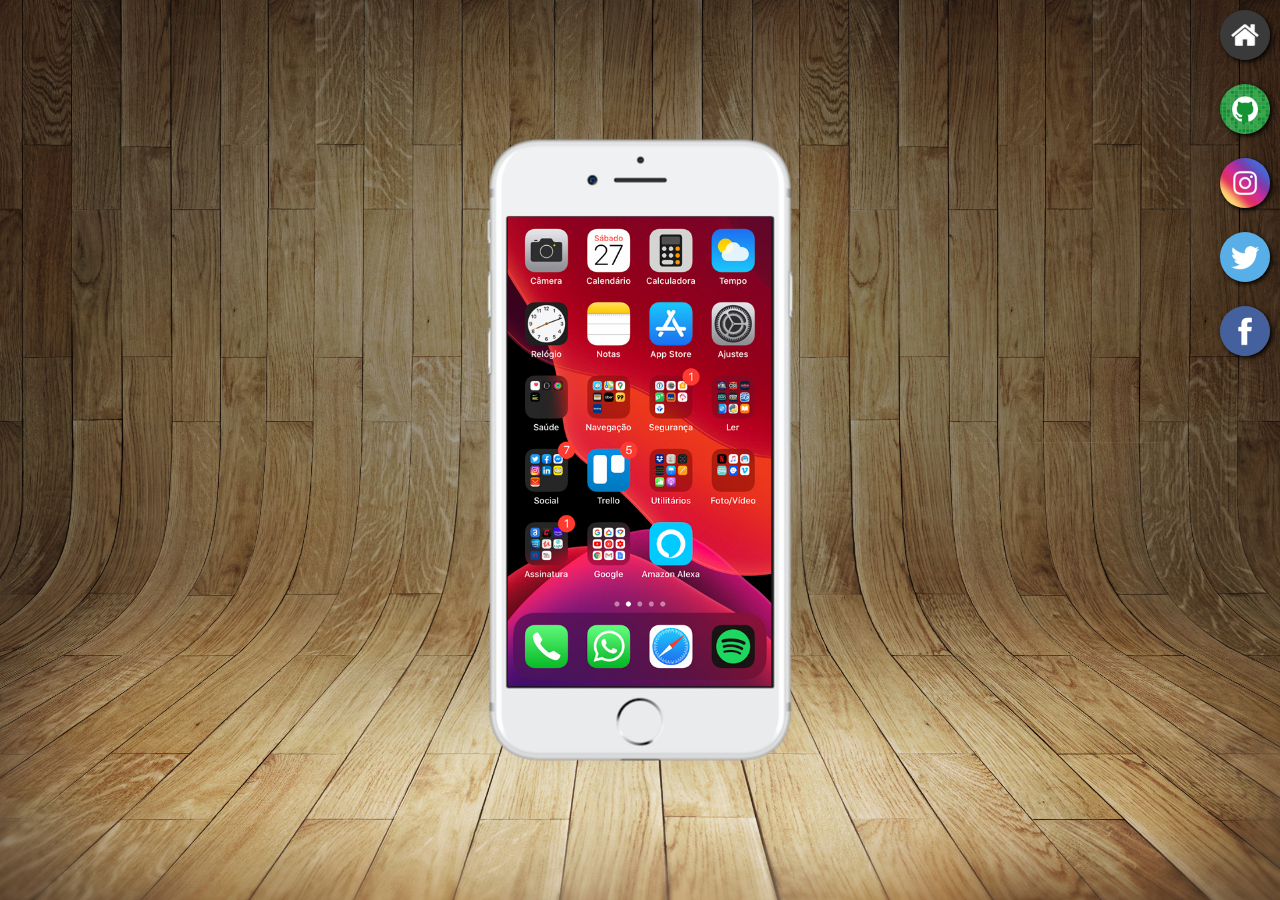
<file: index.html>
<!DOCTYPE html>
<html lang="pt-br">
<head>
    <meta charset="UTF-8">
    <meta http-equiv="X-UA-Compatible" content="IE=edge">
    <meta name="viewport" content="width=device-width, initial-scale=1.0">
    <link rel="shortcut icon" href="favicon.ico" type="image/x-icon">
    <link rel="stylesheet" href="estilos/style.css">
    <title>Projeto Redes Sociais</title>
</head>
<body>
   <main>
    <section id="telefone">
        <iframe src="home.html" name="tela" id="tela" frameborder="0"></iframe>
    </section>
    <section id="rede-sociais">
        <a href="home.html" target="tela"><img src="imagens/logo-home.jpg
            " alt="Home"></a><br>
        
        <a href="github.html" target="tela"><img src="imagens/logo-github.jpg" alt="Github"></a><br>
        <a href="instagram.html" target="tela"><img src="imagens/logo-instagram.jpg" alt="Instagram"></a><br>
        <a href="twitter.html" target="tela"><img src="imagens/logo-twitter.jpg" alt="Twitter"></a><br>
        <a href="facebook.html" target="tela"><img src="imagens/logo-facebook.jpg" alt="Facebook"></a>

    </section>

   </main>
</body>
</html>
</file>
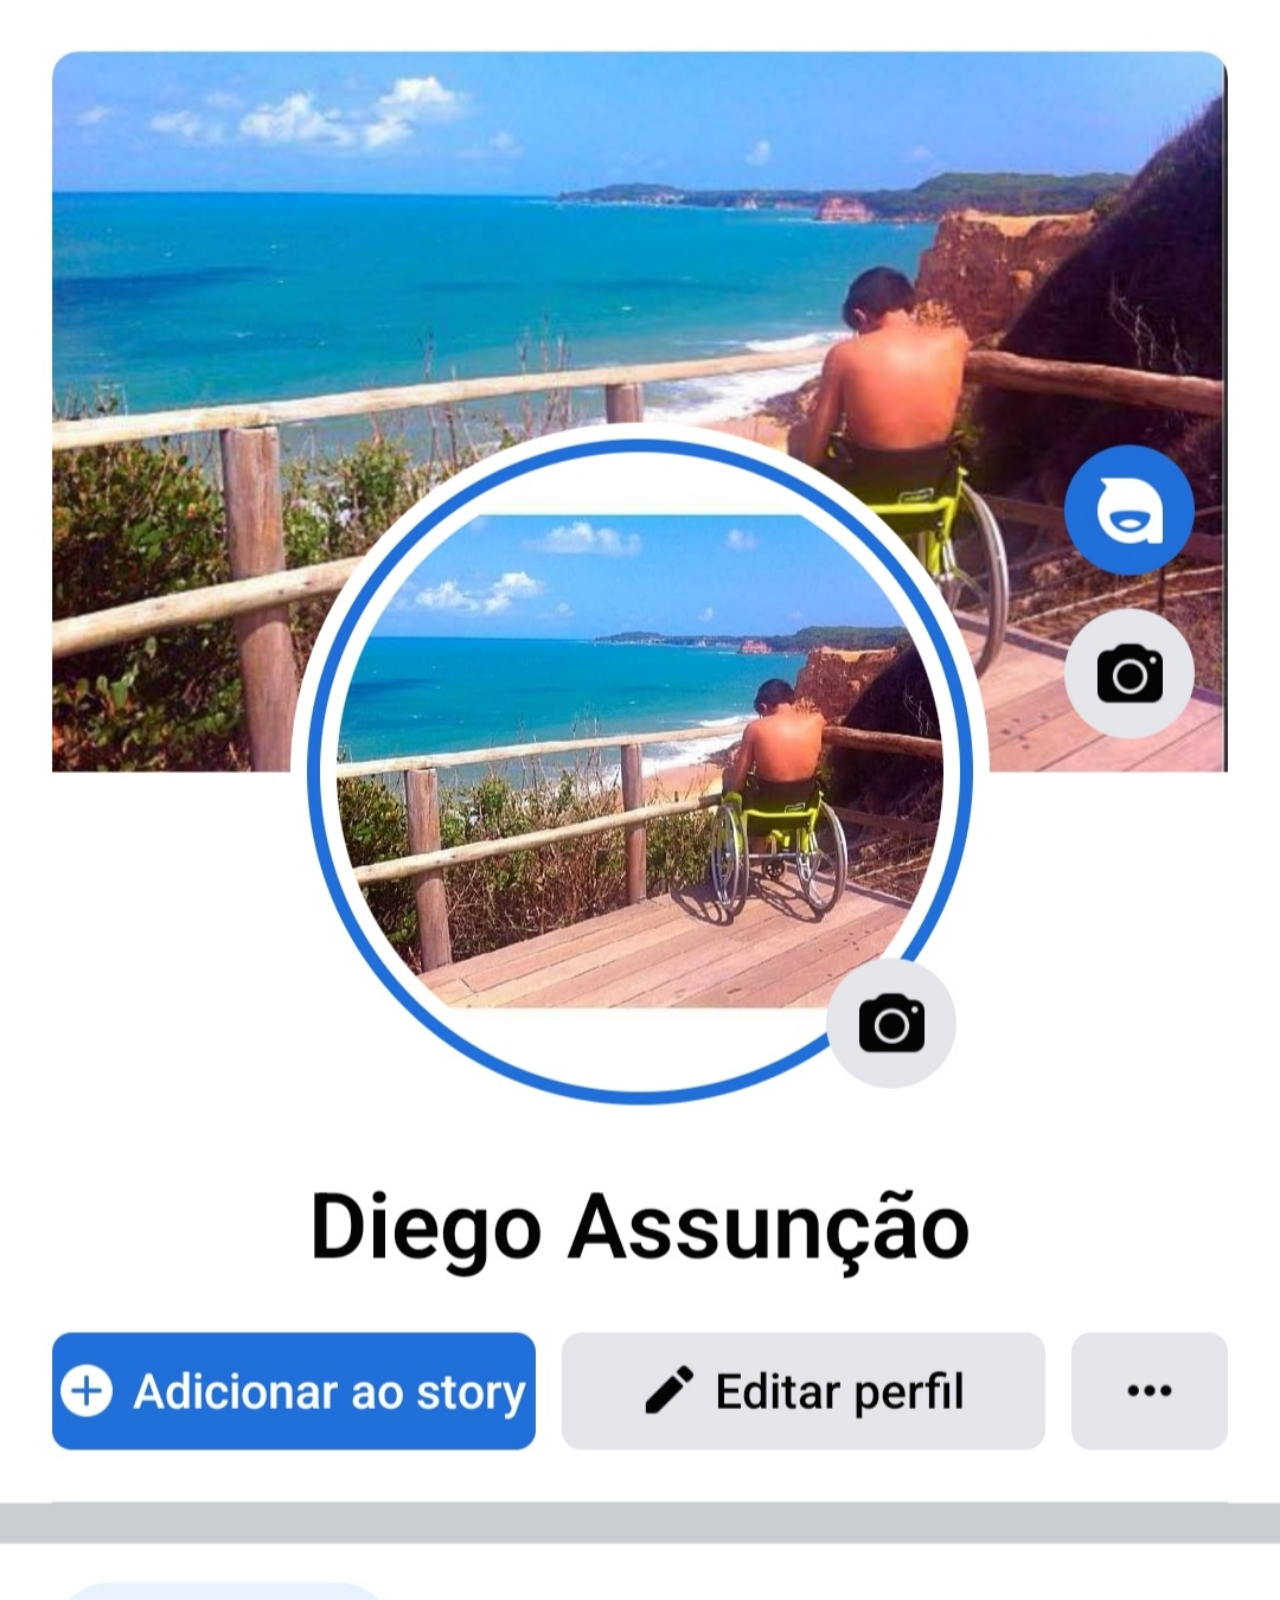
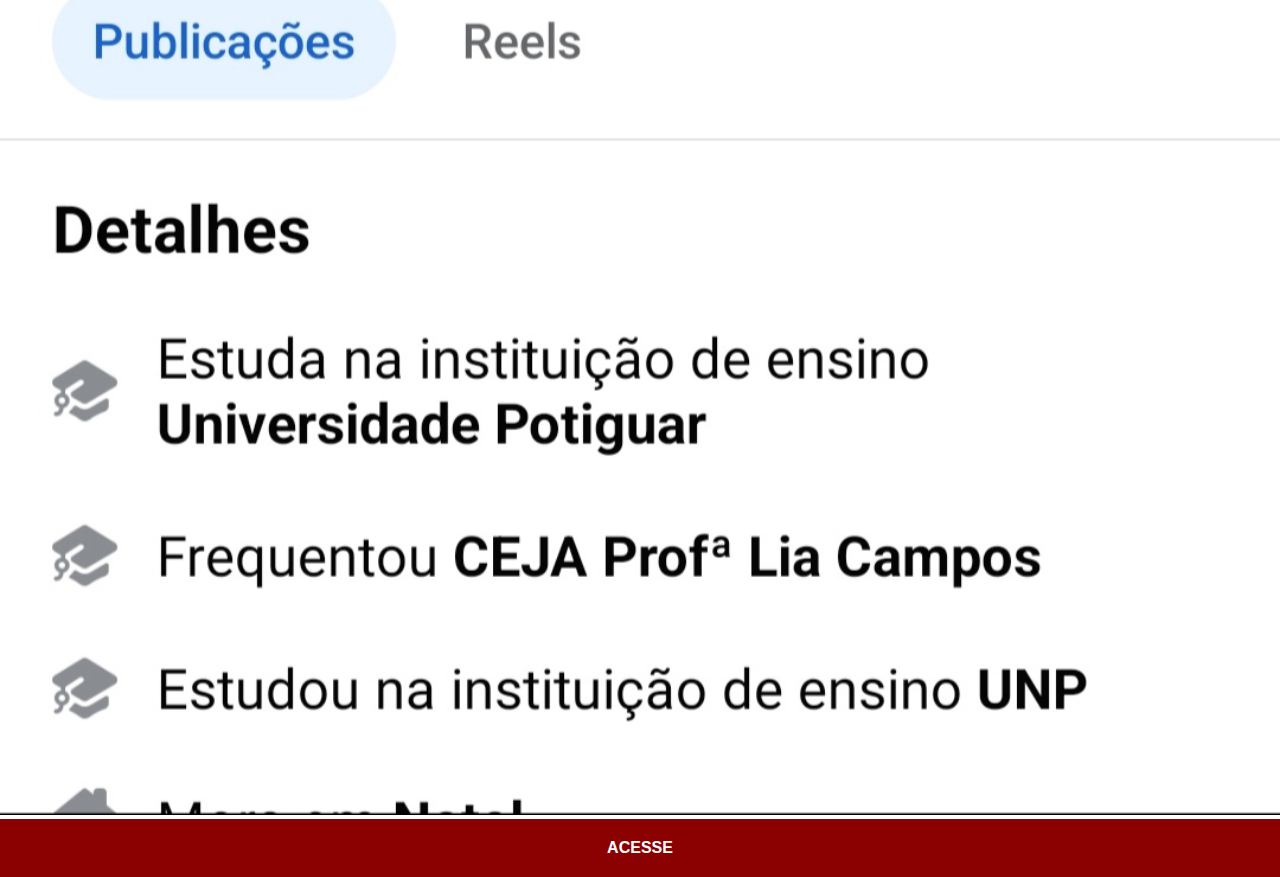
<file: facebook.html>
<!DOCTYPE html>
<html lang="pt-br">
<head>
    <meta charset="UTF-8">
    <meta http-equiv="X-UA-Compatible" content="IE=edge">
    <meta name="viewport" content="width=device-width, initial-scale=1.0">
    <title>Facebook</title>
    <link rel="stylesheet" href="estilos/social.css">

</head>
<body>
    <img src="imagens/meu facebook.jpg" alt="Facebook">
    <a href="https://www.facebook.com/profile.php?id=100006458225046" target="_blank">ACESSE</a>
</body>
</html>
</file>
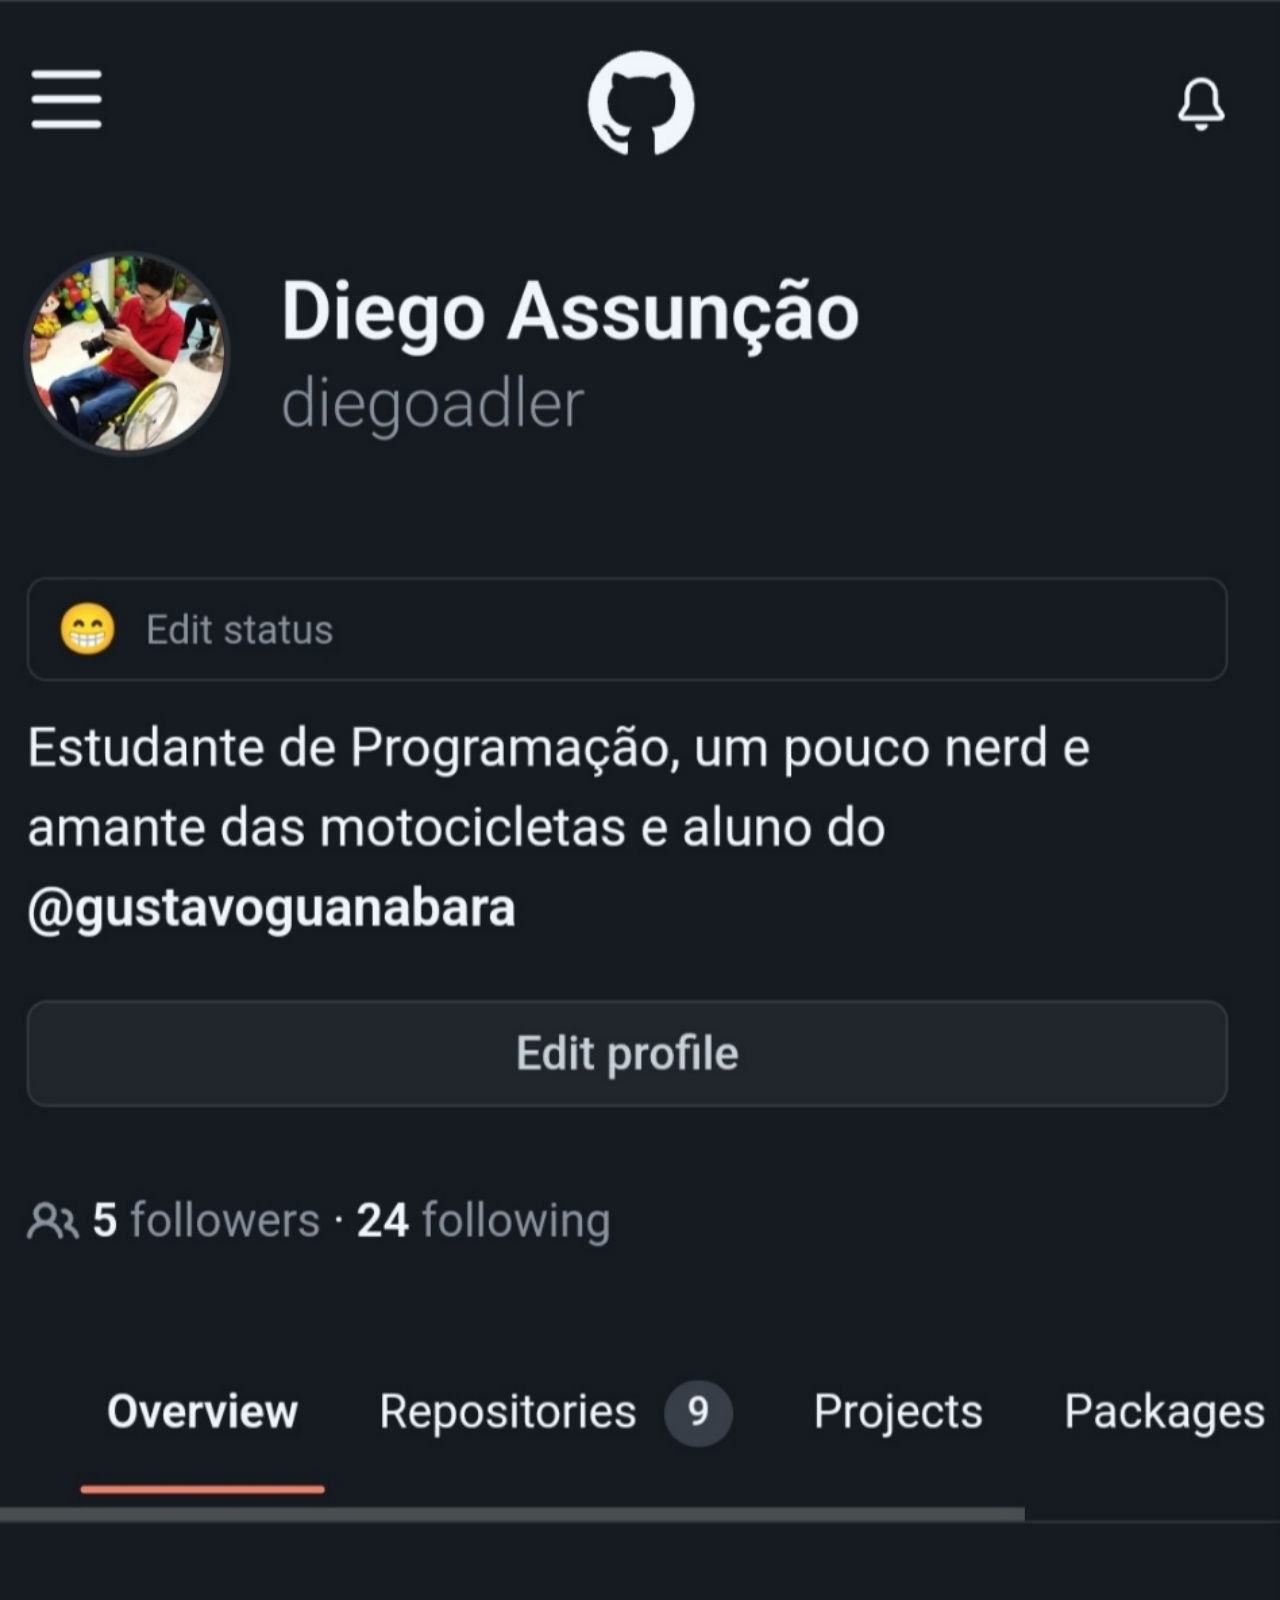
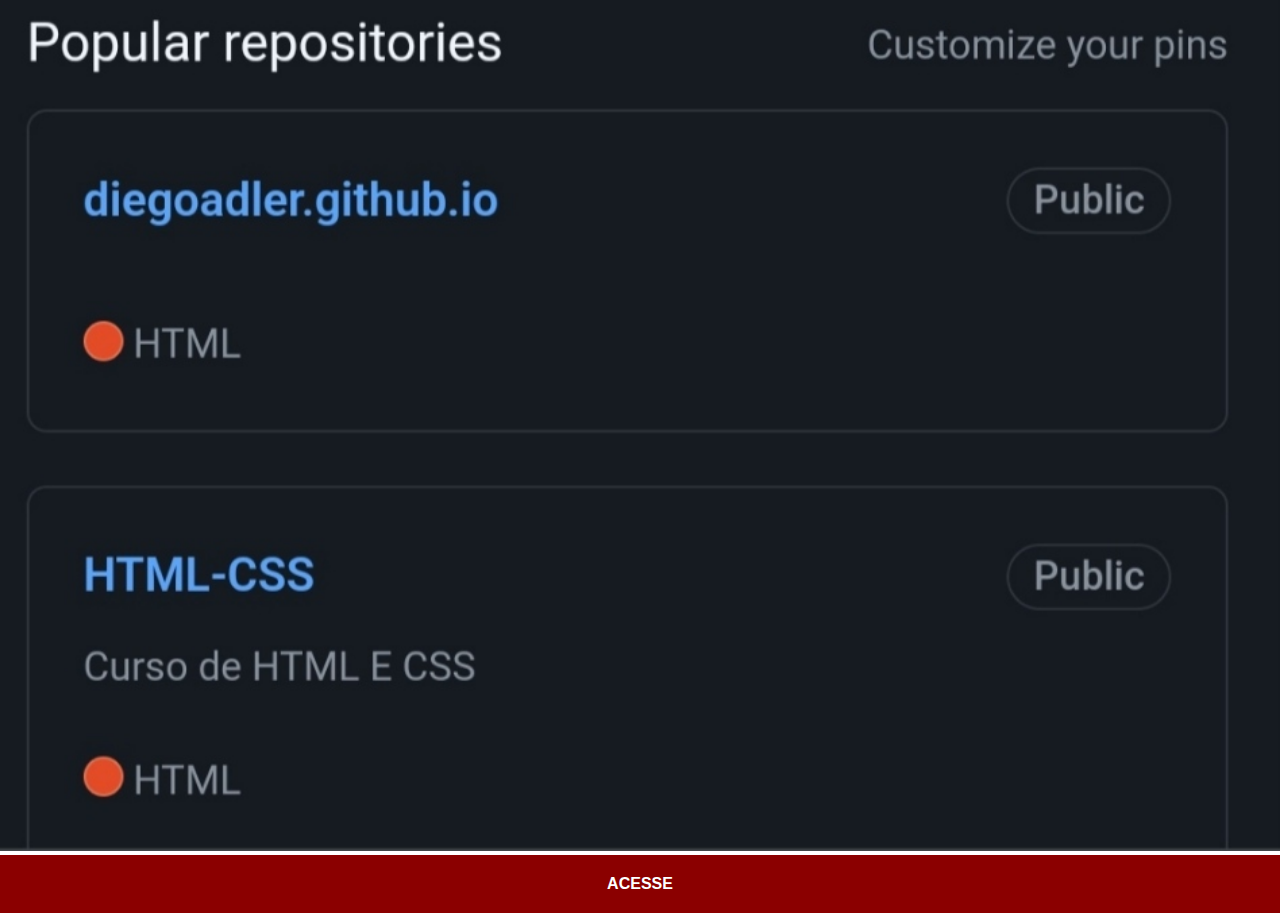
<file: github.html>
<!DOCTYPE html>
<html lang="pt-br">
<head>
    <meta charset="UTF-8">
    <meta http-equiv="X-UA-Compatible" content="IE=edge">
    <meta name="viewport" content="width=device-width, initial-scale=1.0">
    <title>GitHub</title>
    <link rel="stylesheet" href="estilos/social.css">

</head>
<body>
    <img src="imagens/meu github.jpg" alt="GitHub">
    <a href="https://github.com/diegoadler" target="_blank">ACESSE</a>
</body>
</html>
</file>
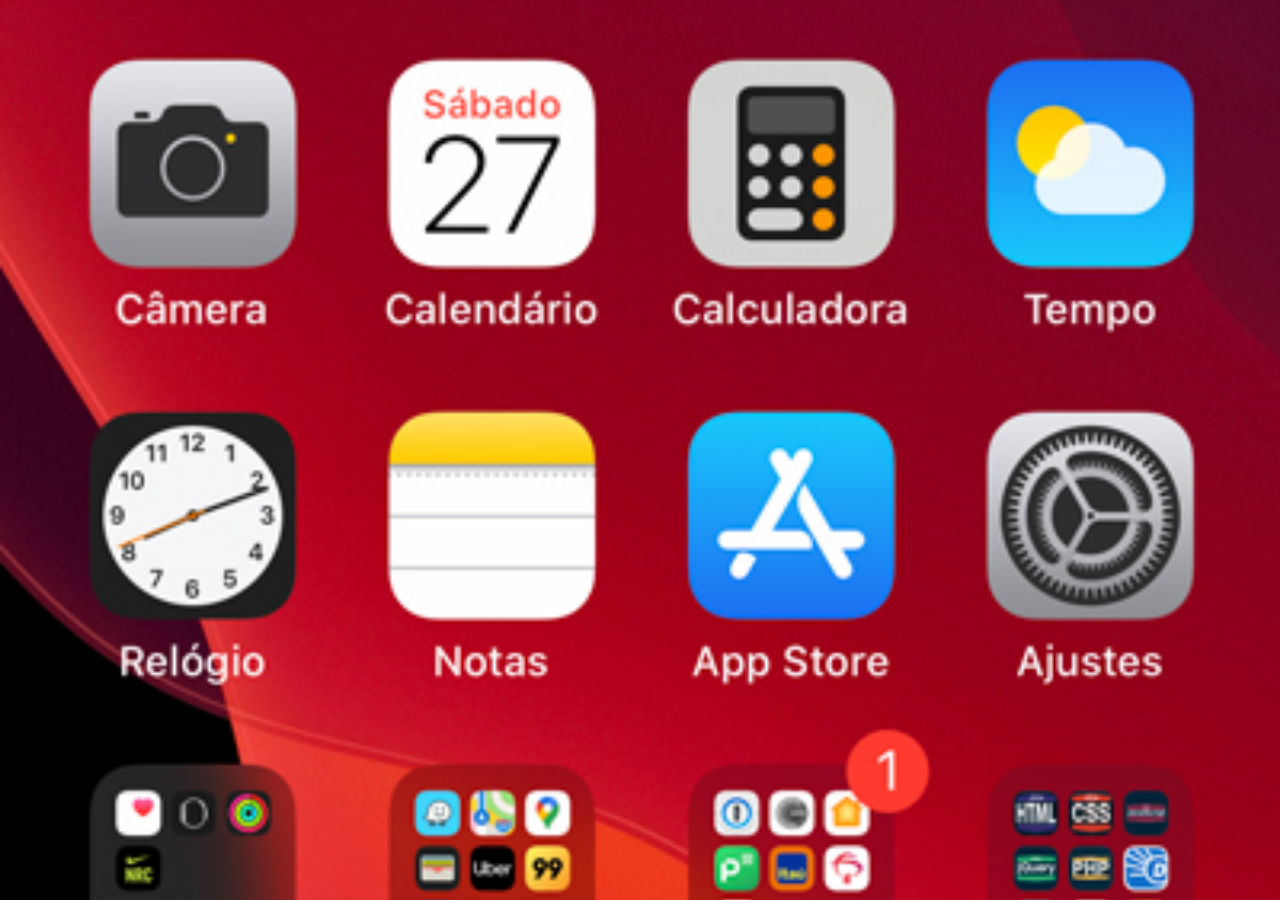
<file: home.html>
<!DOCTYPE html>
<html lang="pt-br">
<head>
    <meta charset="UTF-8">
    <meta http-equiv="X-UA-Compatible" content="IE=edge">
    <meta name="viewport" content="width=device-width, initial-scale=1.0">
    <title>Home</title>
    <style>
        *{
            margin: 0px;
            padding: 0px;
        }

        body{
            width: 100vw;
            height: 100vh;
            background: black url('imagens/tela-home.jpg')no-repeat top center;
            background-size: cover;
        }
    </style>
</head>
<body>
    
</body>
</html>
</file>
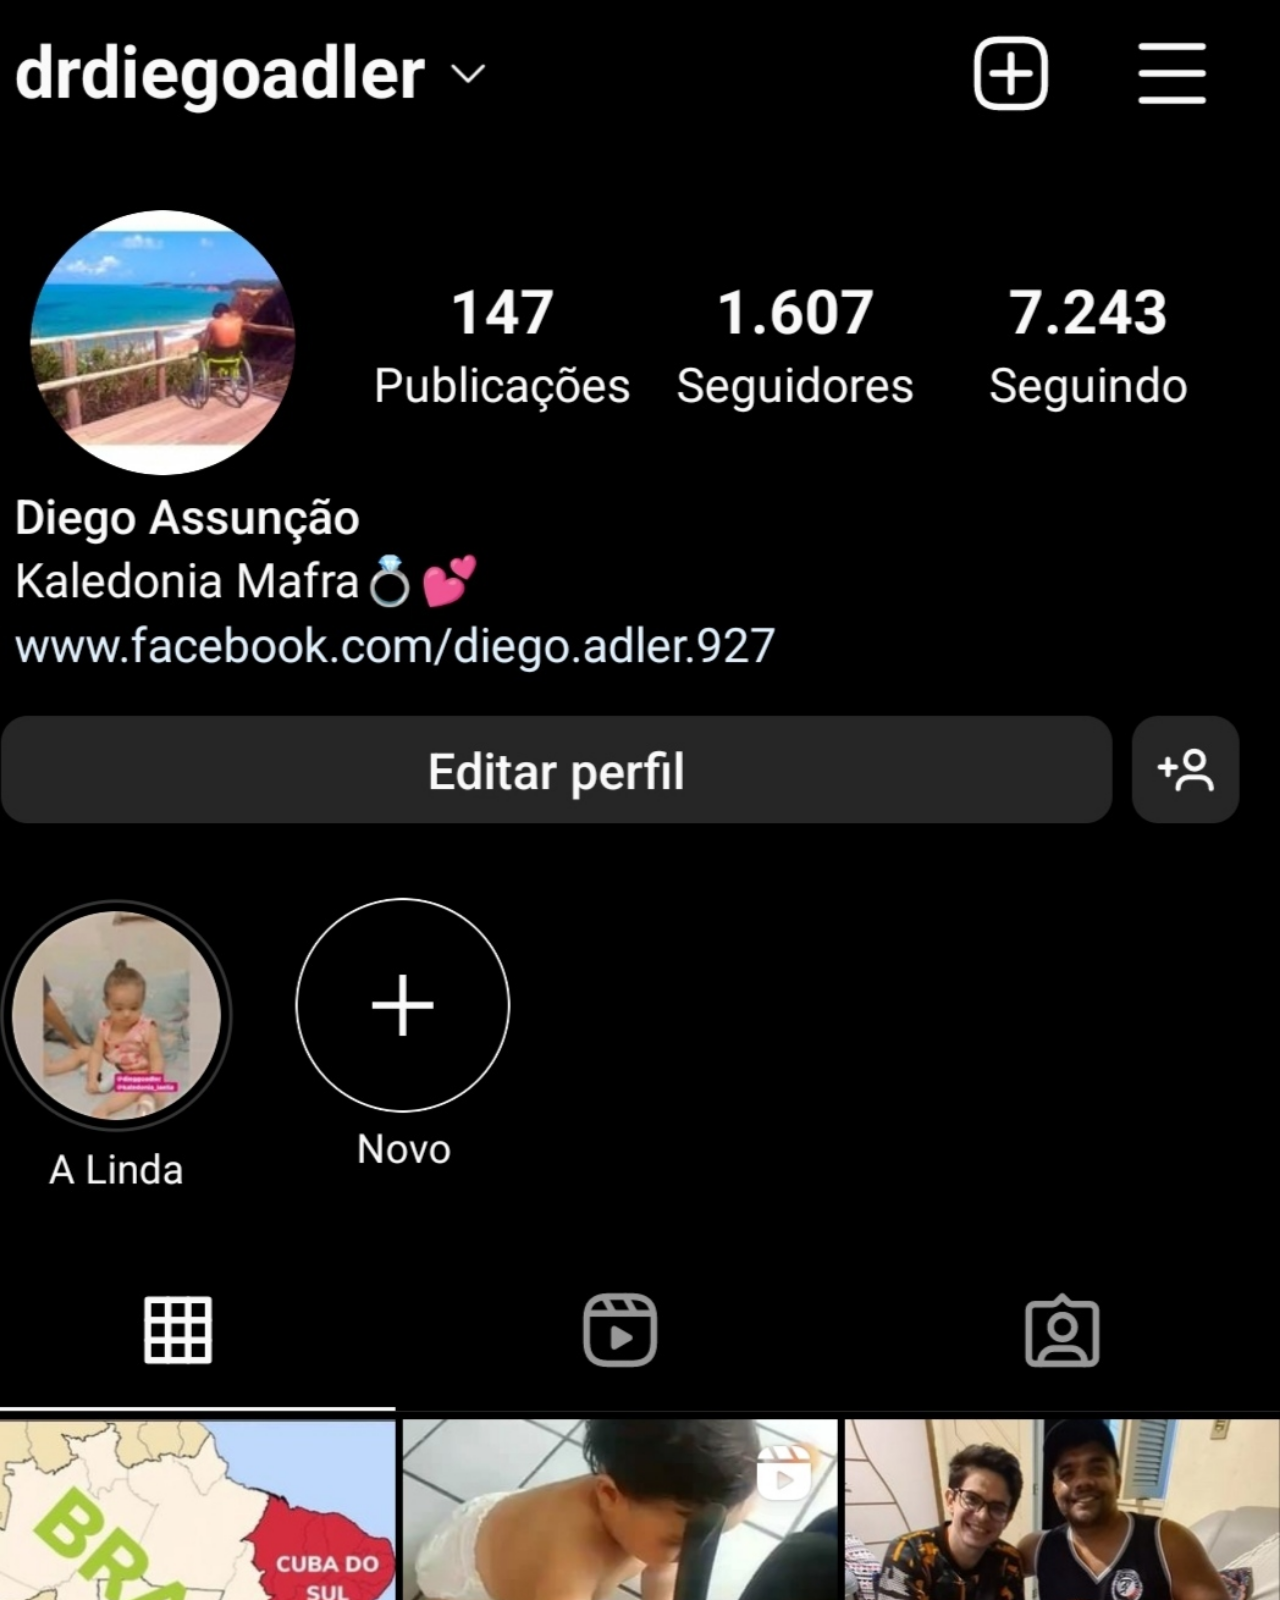
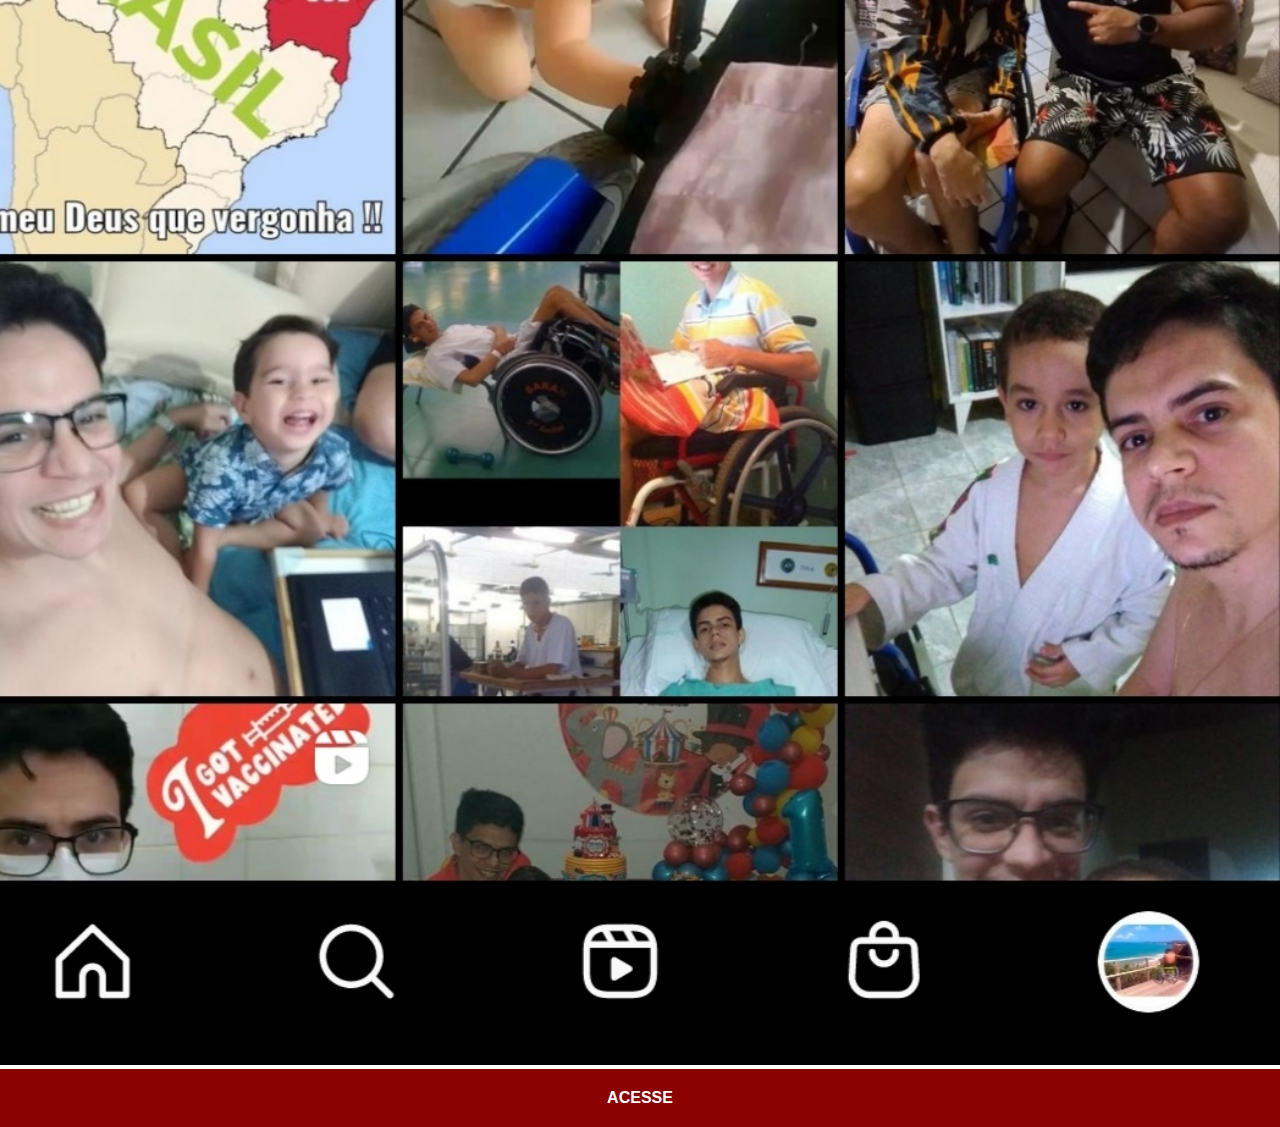
<file: instagram.html>
<!DOCTYPE html>
<html lang="pt-br">
<head>
    <meta charset="UTF-8">
    <meta http-equiv="X-UA-Compatible" content="IE=edge">
    <meta name="viewport" content="width=device-width, initial-scale=1.0">
    <title>Instagram</title>
    <link rel="stylesheet" href="estilos/social.css">

</head>
<body>
    <img src="imagens/meu instagram.jpg" alt="Instagram">
    <a href="https://www.instagram.com/drdiegoadler/" target="_blank">ACESSE</a>
</body>
</html>
</file>
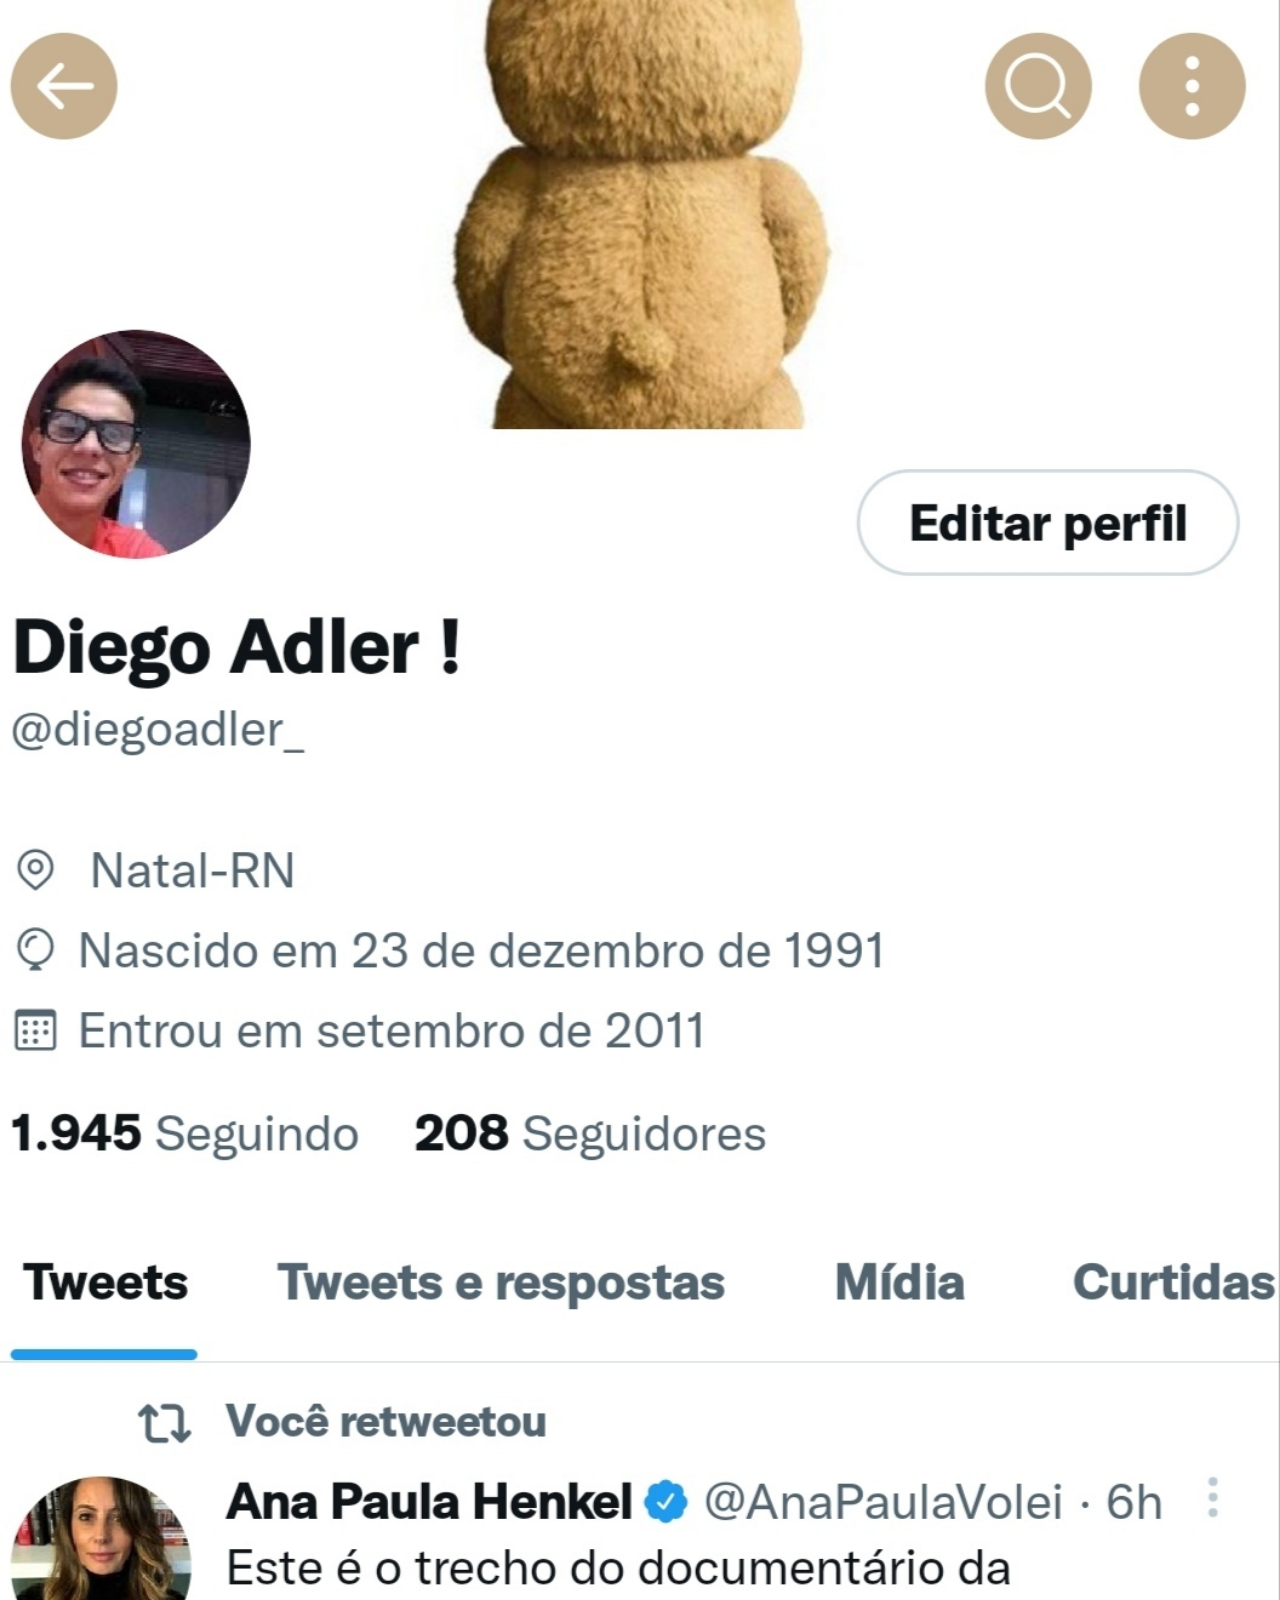
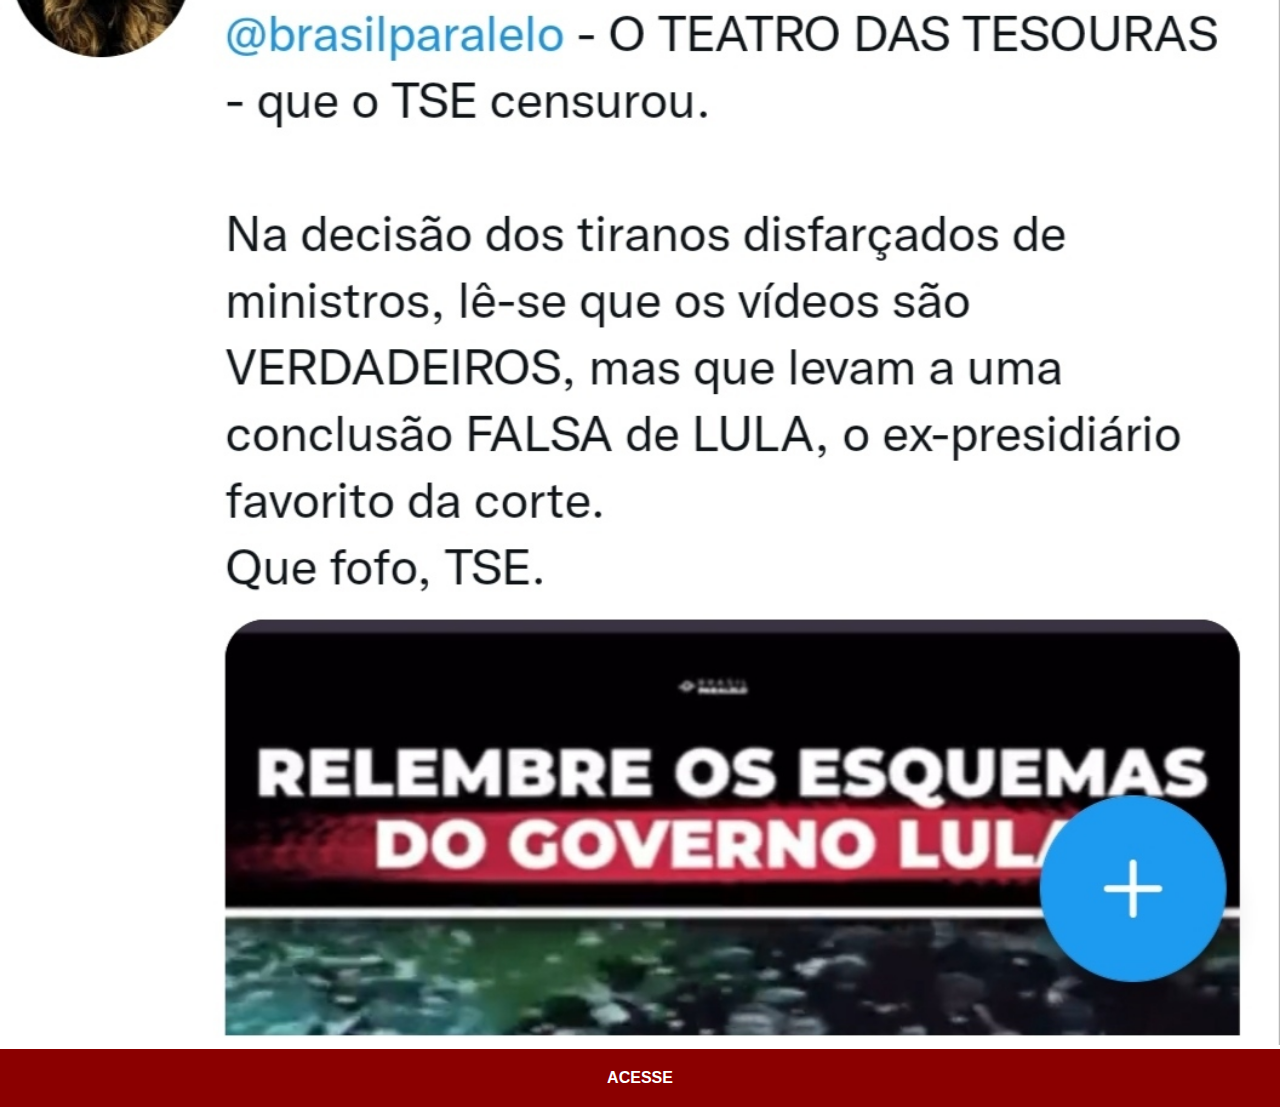
<file: twitter.html>
<!DOCTYPE html>
<html lang="pt-br">
<head>
    <meta charset="UTF-8">
    <meta http-equiv="X-UA-Compatible" content="IE=edge">
    <meta name="viewport" content="width=device-width, initial-scale=1.0">
    <title>Twitter</title>
    <link rel="stylesheet" href="estilos/social.css">
</head>
<body>
    <img src="imagens/meu twitter.jpg" alt="Twitter">
    <a href="https://twitter.com/diegoadler_" target="_blank">ACESSE</a>
</body>
</html>
</file>
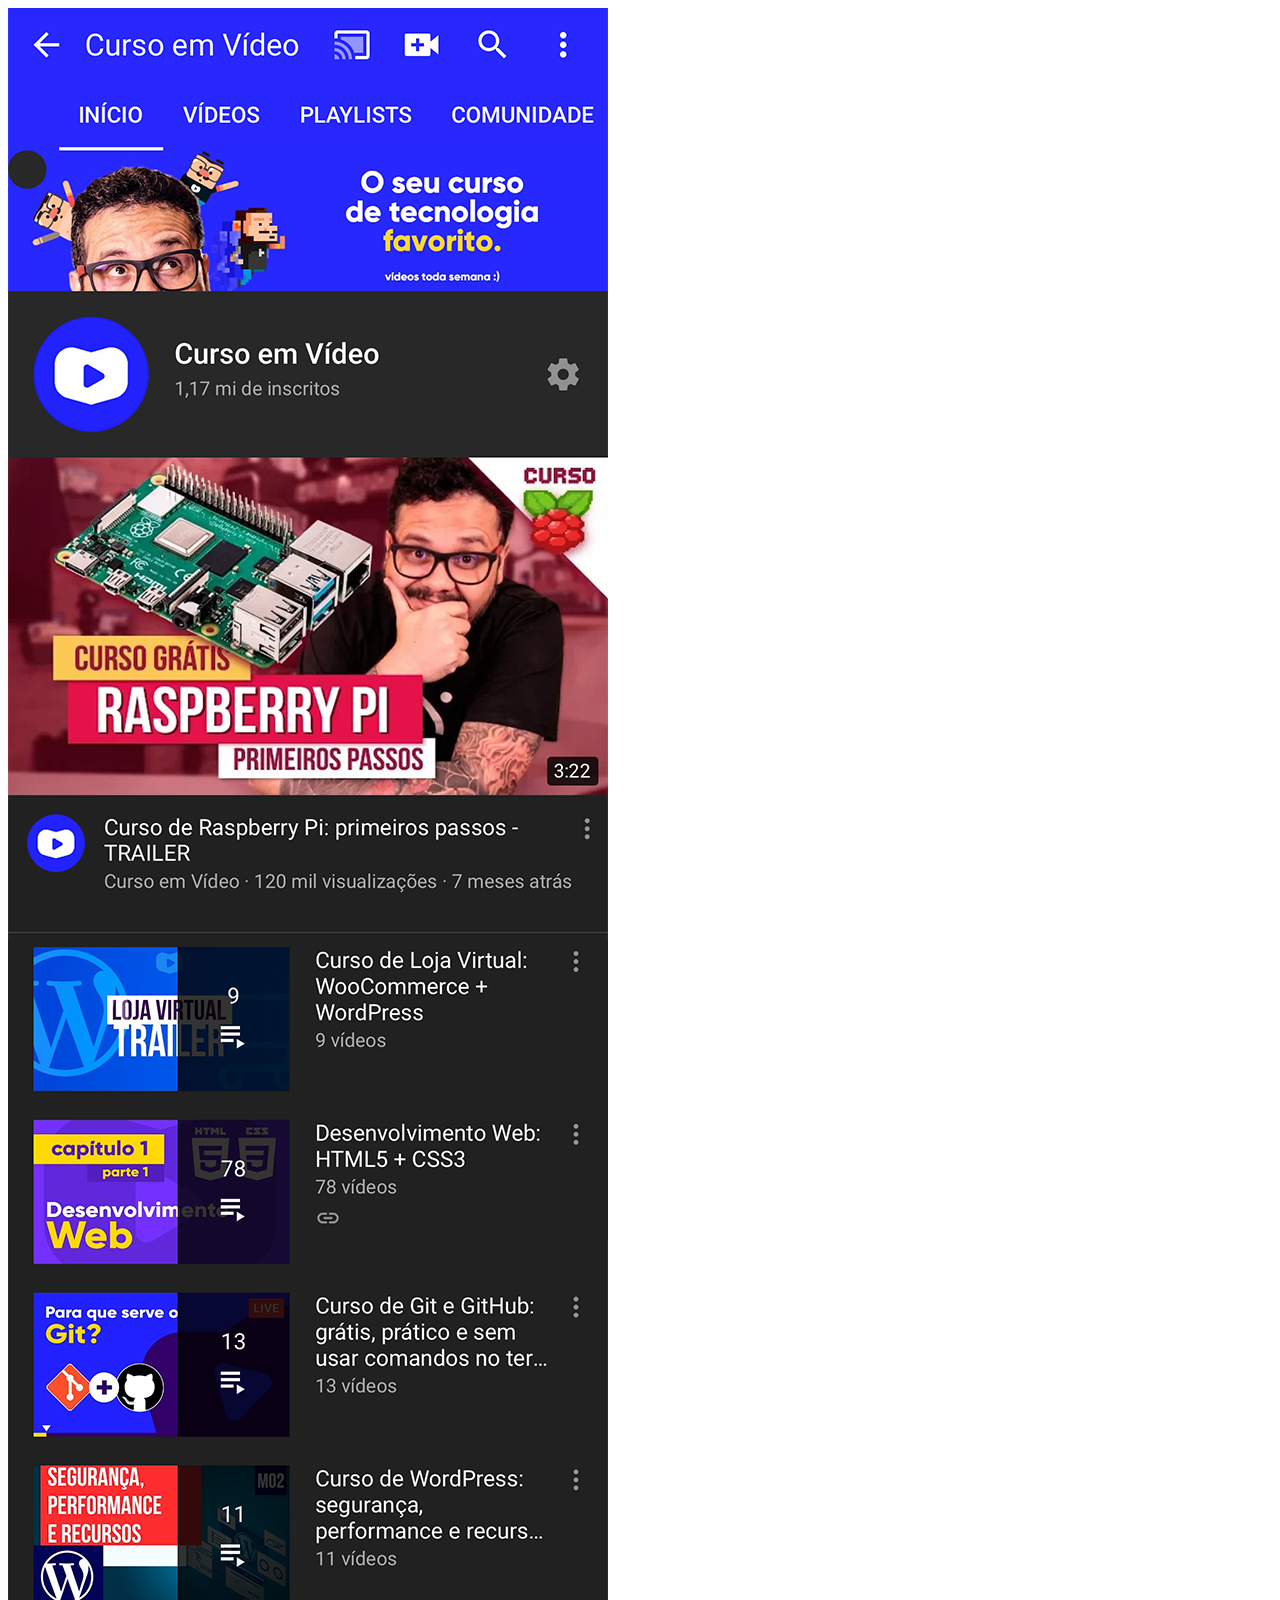
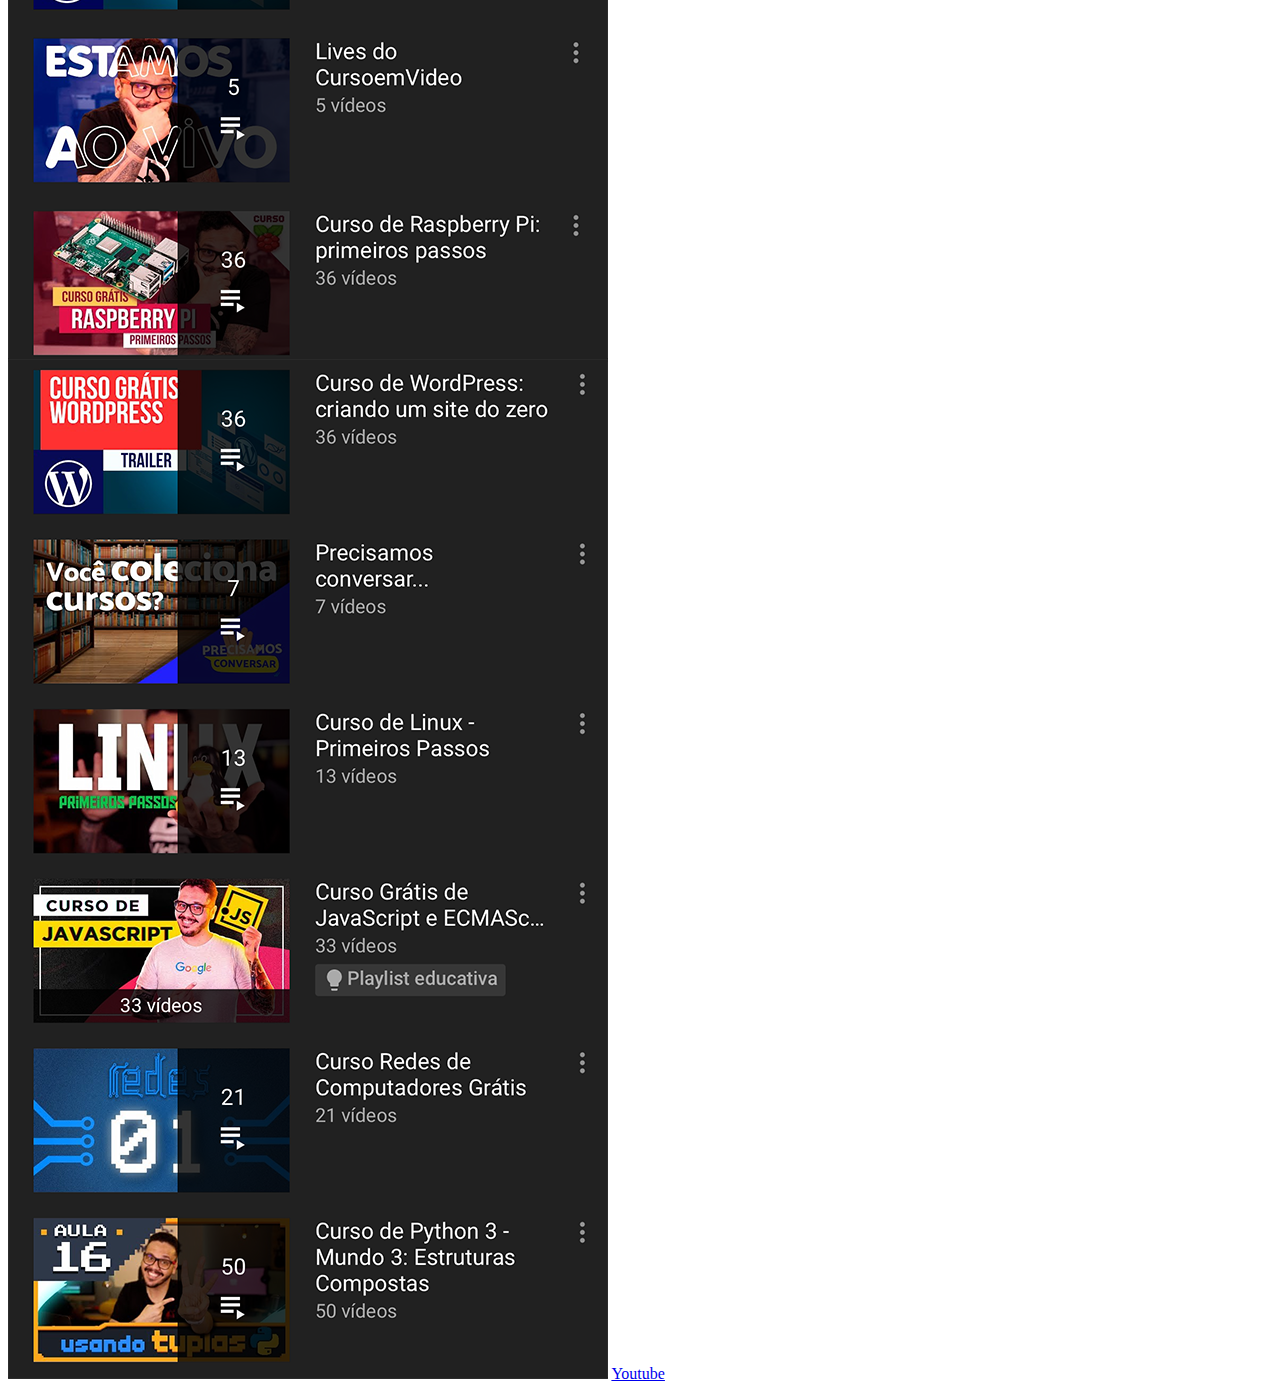
<file: youtube.html>
<!DOCTYPE html>
<html lang="pt-br">
<head>
    <meta charset="UTF-8">
    <meta http-equiv="X-UA-Compatible" content="IE=edge">
    <meta name="viewport" content="width=device-width, initial-scale=1.0">
    <title>Youtube</title>
    <style>

    </style>
</head>
<body>
    <img src="imagens/tela-youtube.png" alt="Youtube">
    <a href="#">Youtube</a>
</body>
</html>
</file>
<file: estilos/style.css>
@charset "UTF-8";

*{
    margin: 0px;
    padding: 0px;
    font-family: Arial, Helvetica, sans-serif;
}

html, body{
    height: 100vh;
    width: 100vw;
    background-color: black;
}

body{
    background: url('../imagens/fundo-madeira.jpg')
    no-repeat top center;
    background-size: cover;
    background-attachment: fixed;
}

main{
    position: relative;
    height: 100vh;
}

section#telefone{
    position: absolute;
    top: 50%;
    left: 50%;
    transform: translate(-50%, -50%);

    height: 627px;
    width: 311px;
    background: url(../imagens/frame-iphone.png)
    no-repeat;
}

iframe#tela{
    position: relative;
    top: 80px;
    left: 23px;
    width: 264px;
    height: 470px;
}

section#rede-sociais{
    text-align: right;
}

section#rede-sociais img{
    width: 50px;
    margin: 10px;
    border-radius: 50%;
    box-shadow: 2px 2px 5px black;
    box-sizing: border-box;
}

section#rede-sociais img:hover{
    border: 2px solid greenyellow;
    

}
</file>
<file: estilos/social.css>
@charset "UTF-8";

*{
    margin: 0px;
    padding: 0px;
    font-family: Arial, Helvetica, sans-serif;
}

::-webkit-scrollbar{
    width: 0px;
    height: 0px;
}

img{
    width: 100vw;

}

a{
    display: block;
    background-color: rgb(139, 0, 0);
    padding: 20px;
    text-align: center;
    font-weight: bolder;
    text-decoration: none;
    color: white;
}

a:hover{
    background-color: red;
}
</file>
